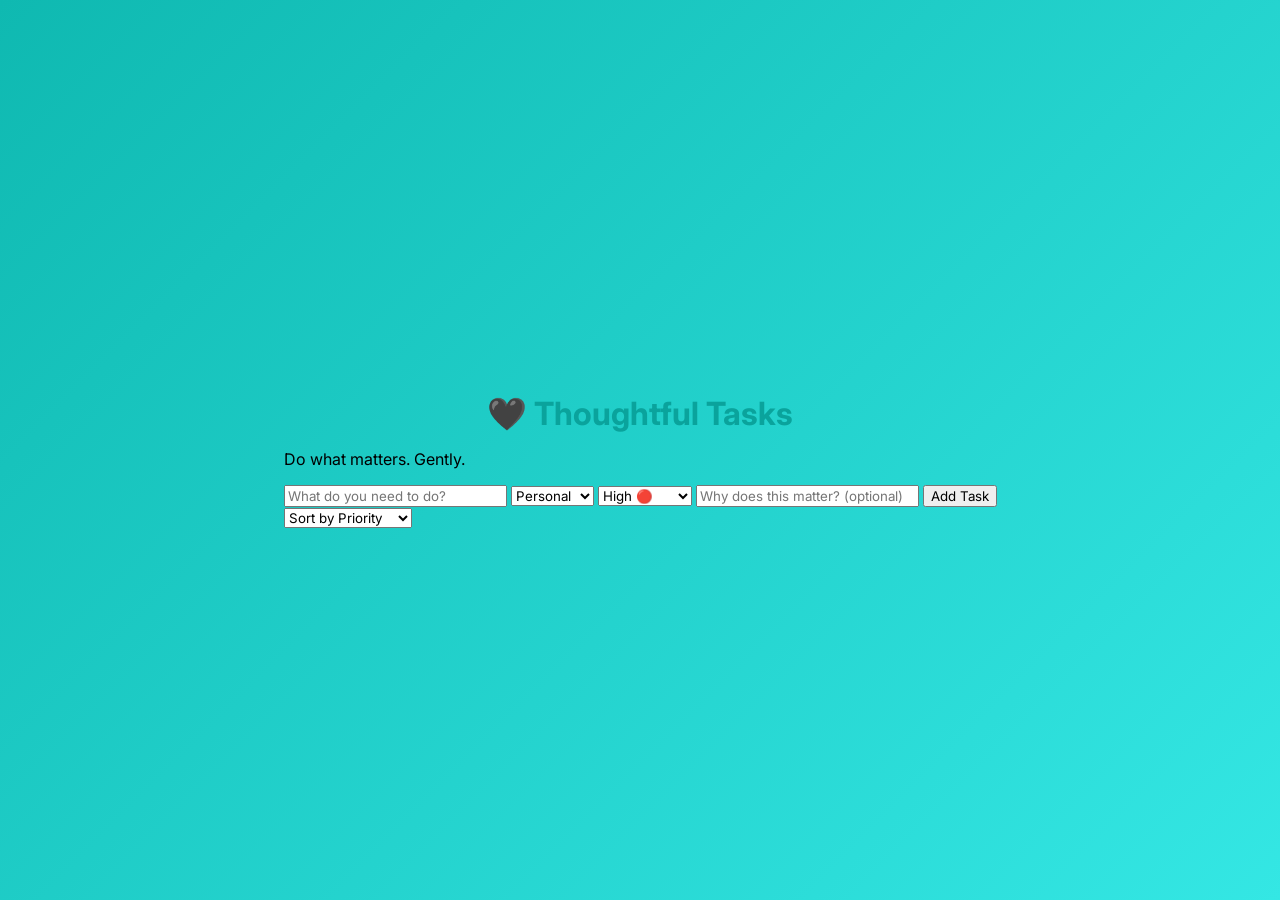
<file: index.html>
<!DOCTYPE html>
<html lang="en">
<head>
  <meta charset="UTF-8" />
  <title>Thoughtful To-Do</title>
  <link rel="stylesheet" href="style.css" />
</head>
<body>

  <main class="app">

    <header>
      <h1>🖤 Thoughtful Tasks</h1>
      <p class="subtitle">Do what matters. Gently.</p>
    </header>

    <!-- Add Task -->
    <section class="add-task">
      <input id="title" placeholder="What do you need to do?" />

      <select id="category">
        <option>Personal</option>
        <option>Work</option>
        <option>Hobby</option>
        <option>Self-Care</option>
        <option>Other</option>
      </select>

      <select id="priority">
        <option value="High">High 🔴</option>
        <option value="Medium">Medium 🟡</option>
        <option value="Low">Low 🟢</option>
      </select>

      <input id="intent" placeholder="Why does this matter? (optional)" />

      <button id="addBtn">Add Task</button>
    </section>

    <!-- Filters -->
    <section class="controls">
      <select id="sort">
        <option value="priority">Sort by Priority</option>
        <option value="category">Sort by Category</option>
        <option value="newest">Newest First</option>
      </select>
    </section>

    <!-- Tasks -->
    <section id="taskList" class="tasks"></section>

  </main>

  <script src="app.js"></script>
</body>
</html>
</file>
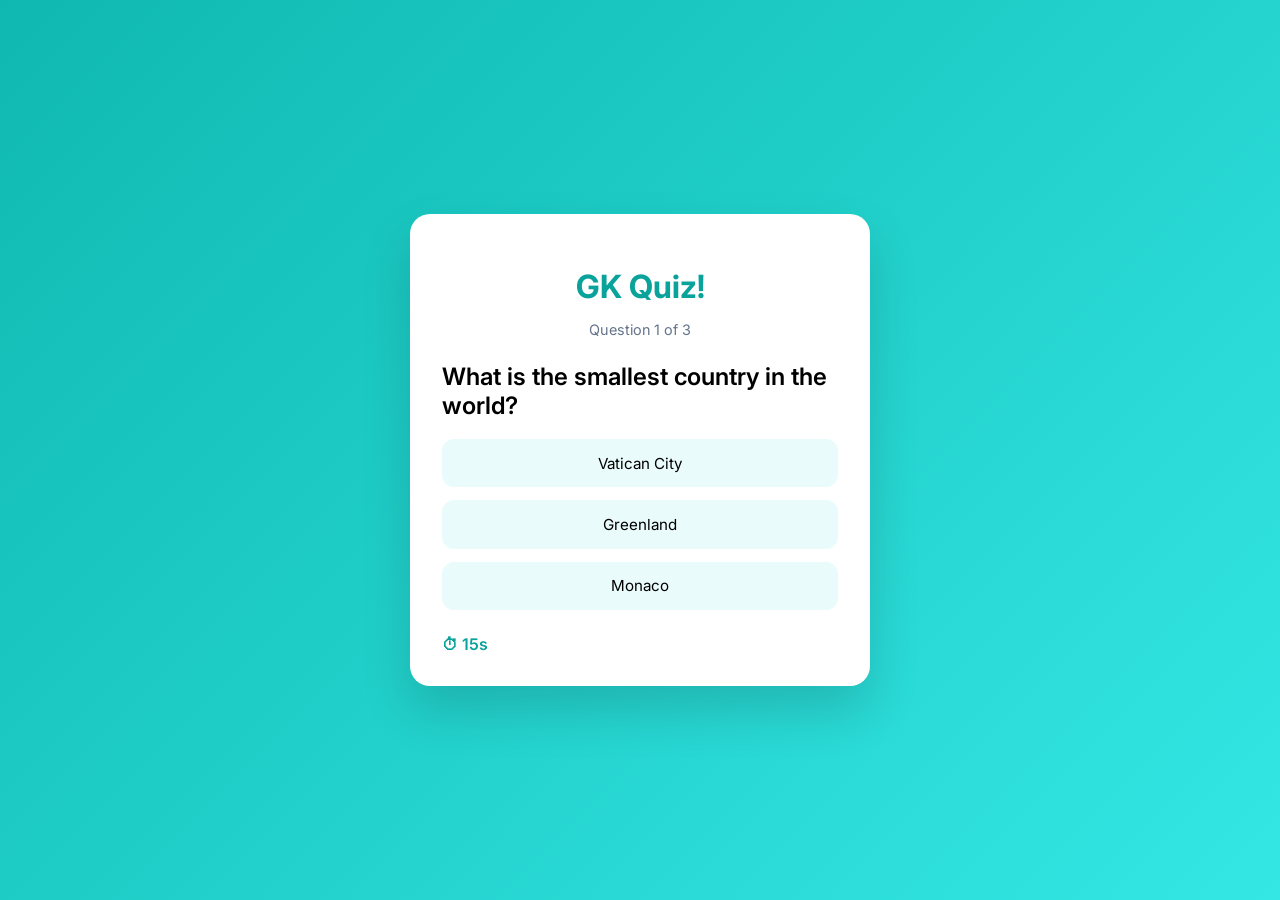
<file: index (1).html>
<!DOCTYPE html>
<html lang="en">
<head>
  <meta charset="UTF-8">
  <meta name="viewport" content="width=device-width, initial-scale=1.0">
  <title>Teal Quiz App</title>
  <link rel="stylesheet" href="style.css">
</head>
<body>

  <main class="quiz-container">
    <h1>GK Quiz!</h1>
<section id="results" style="display:none">
  <h2>Your Quiz Breakdown</h2>
  <div id="breakdown"></div>
</section>
    <p id="progress"></p>

    <h2 id="question"></h2>

    <div id="options"></div>

    <div class="footer">
      <span id="timer"></span>
      <button id="restart" hidden>Restart</button>
    </div>
  </main>

  <script src="quiz.js"></script>
  <section id="results" style="display:none">
  <h2>Your Quiz Breakdown</h2>
  <div id="breakdown"></div>
</section>
</div>
</body>
</html>
</file>
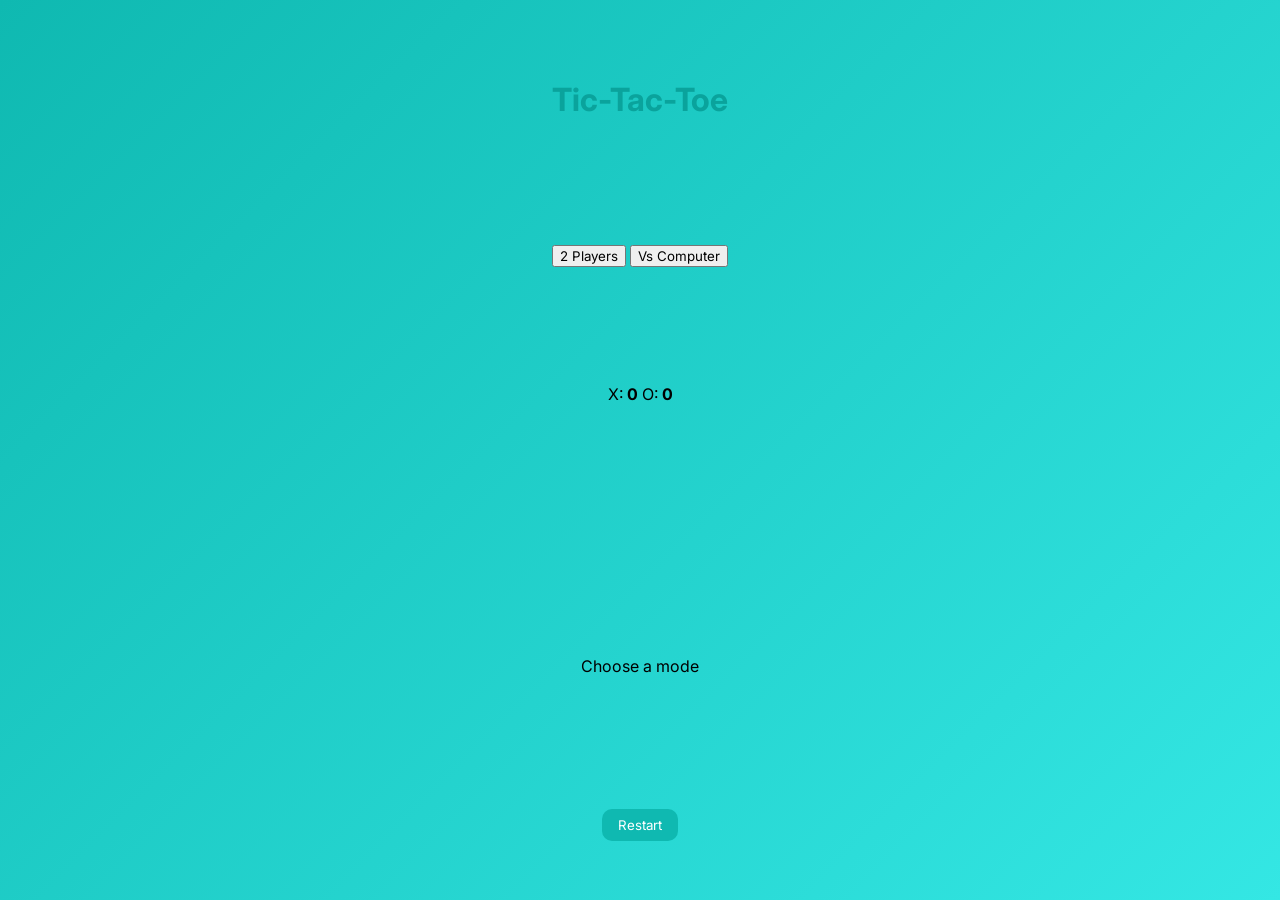
<file: index (2).html>
<!DOCTYPE html>
<html lang="en">
<head>
  <meta charset="UTF-8">
  <title>Tic Tac Toe</title>
  <meta name="viewport" content="width=device-width, initial-scale=1.0">
  <link rel="stylesheet" href="style.css">
</head>
<body>

  <h1>Tic-Tac-Toe</h1>

  <div class="mode-select">
    <button id="pvp">2 Players</button>
    <button id="cpu">Vs Computer</button>
  </div>

  <div class="scoreboard">
    <span>X: <strong id="xScore">0</strong></span>
    <span>O: <strong id="oScore">0</strong></span>
  </div>

  <div id="board">
    <div class="cell" data-index="0"></div>
    <div class="cell" data-index="1"></div>
    <div class="cell" data-index="2"></div>
    <div class="cell" data-index="3"></div>
    <div class="cell" data-index="4"></div>
    <div class="cell" data-index="5"></div>
    <div class="cell" data-index="6"></div>
    <div class="cell" data-index="7"></div>
    <div class="cell" data-index="8"></div>
  </div>

  <p id="status">Choose a mode</p>

  <button id="restart">Restart</button>

  <script src="script.js"></script>
</body>
</html>
</file>
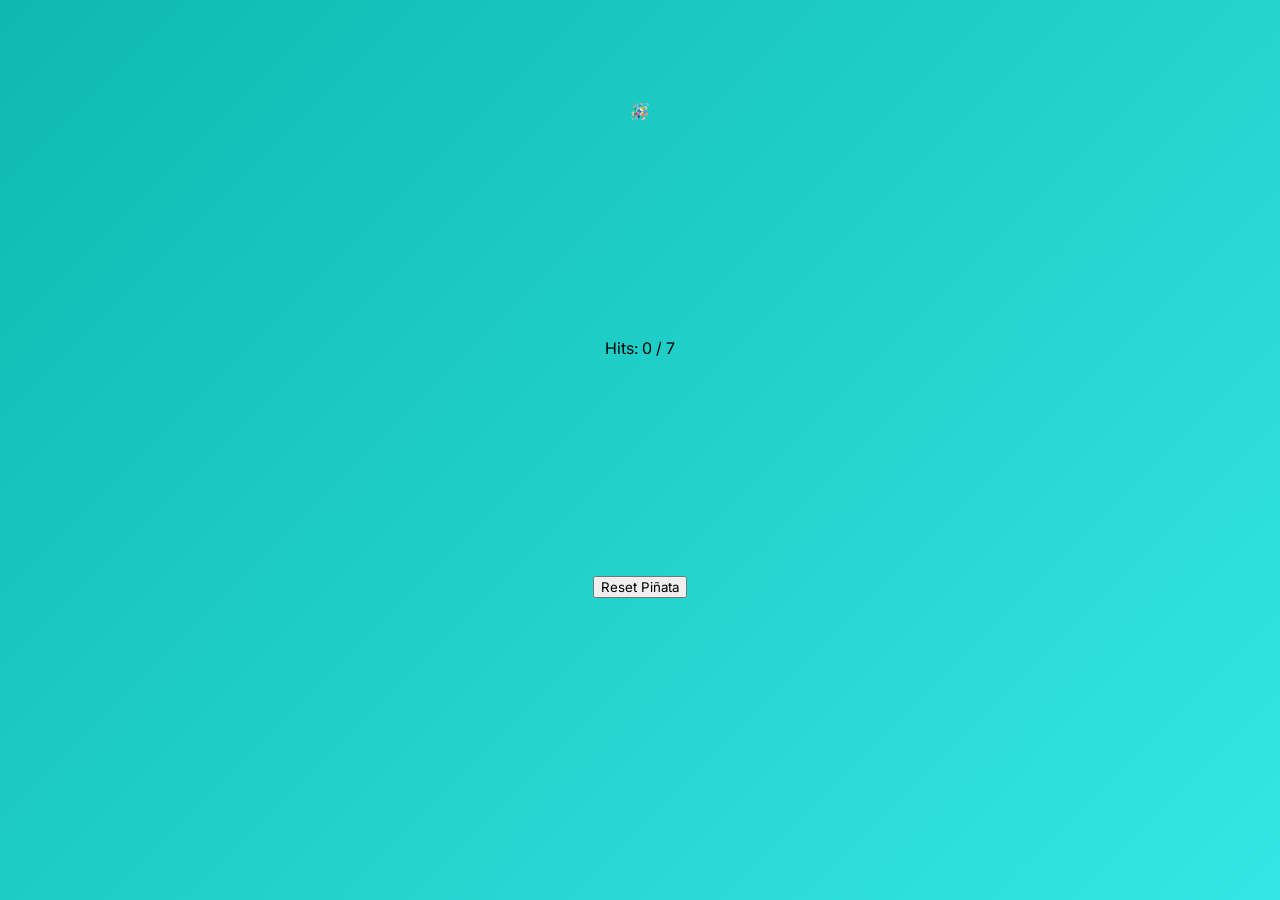
<file: index (5).html>
<!DOCTYPE html>
<html lang="en">
<head>
  <meta charset="UTF-8">
  <title>Piñata Game</title>
  <link rel="stylesheet" href="style.css">
</head>
<body>

<div class="pinata" id="pinata">🪅</div>
<p id="hits">Hits: 0 / 7</p>
<button id="reset">Reset Piñata</button>
<div id="confetti"></div>

<script src="pinata.js"></script>
</body>
</html>
</file>
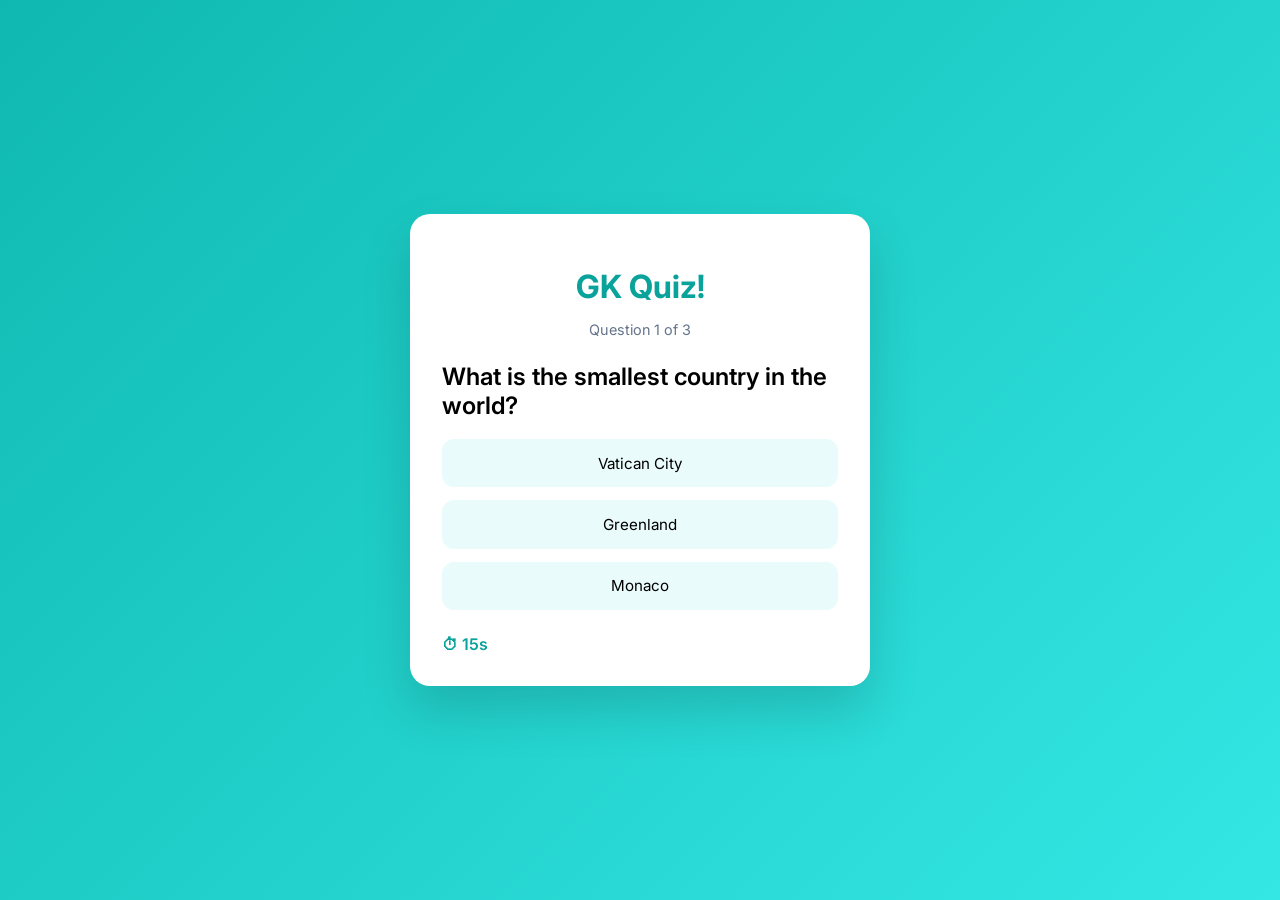
<file: project1.html>
<!DOCTYPE html>
<html lang="en">
<head>
  <meta charset="UTF-8">
  <meta name="viewport" content="width=device-width, initial-scale=1.0">
  <title>Teal Quiz App</title>
  <link rel="stylesheet" href="style1.css">
</head>
<body>

  <main class="quiz-container">
    <h1>GK Quiz!</h1>
<section id="results" style="display:none">
  <h2>Your Quiz Breakdown</h2>
  <div id="breakdown"></div>
</section>
    <p id="progress"></p>

    <h2 id="question"></h2>

    <div id="options"></div>

    <div class="footer">
      <span id="timer"></span>
      <button id="restart" hidden>Restart</button>
    </div>
  </main>

  <script src="quiz.js"></script>
  <section id="results" style="display:none">
  <h2>Your Quiz Breakdown</h2>
  <div id="breakdown"></div>
</section>
</div>
</body>
</html>
</file>
<file: style.css>
@import url('https://fonts.googleapis.com/css2?family=Inter:wght@400;600&display=swap');

:root {
  --teal: #0fb9b1;
  --teal-dark: #0aa39c;
  --bg: #e9fbfa;
  --white: #ffffff;
  --text: #1f2933;
}

* {
  box-sizing: border-box;
  font-family: 'Inter', sans-serif;
}

body {
  margin: 0;
  background: linear-gradient(135deg, var(--teal), #34e7e4);
  min-height: 100vh;
  display: grid;
  place-items: center;
}

.quiz-container {
  background: var(--white);
  width: 100%;
  max-width: 460px;
  padding: 2rem;
  border-radius: 20px;
  box-shadow: 0 25px 50px rgba(0, 0, 0, 0.15);
}

h1 {
  text-align: center;
  color: var(--teal-dark);
  margin-bottom: 0.5rem;
}

#progress {
  text-align: center;
  color: #64748b;
  font-size: 0.9rem;
  margin-bottom: 1.5rem;
}

#question {
  margin-bottom: 1.2rem;
  font-weight: 600;
}

#options {
  display: grid;
  gap: 0.8rem;
}

#options button {
  background: var(--bg);
  border: 2px solid transparent;
  padding: 0.8rem 1rem;
  border-radius: 12px;
  font-size: 0.95rem;
  cursor: pointer;
  transition: all 0.2s ease;
}

#options button:hover {
  border-color: var(--teal);
  background: #dff8f7;
}

.footer {
  display: flex;
  justify-content: space-between;
  align-items: center;
  margin-top: 1.5rem;
}

#timer {
  font-weight: 600;
  color: var(--teal-dark);
}

#restart {
  background: var(--teal);
  color: white;
  border: none;
  padding: 0.5rem 1rem;
  border-radius: 10px;
  cursor: pointer;
}

#restart:hover {
  background: var(--teal-dark);
}
</file>
<file: style1.css>
@import url('https://fonts.googleapis.com/css2?family=Inter:wght@400;600&display=swap');

:root {
  --teal: #0fb9b1;
  --teal-dark: #0aa39c;
  --bg: #e9fbfa;
  --white: #ffffff;
  --text: #1f2933;
}

* {
  box-sizing: border-box;
  font-family: 'Inter', sans-serif;
}

body {
  margin: 0;
  background: linear-gradient(135deg, var(--teal), #34e7e4);
  min-height: 100vh;
  display: grid;
  place-items: center;
}

.quiz-container {
  background: var(--white);
  width: 100%;
  max-width: 460px;
  padding: 2rem;
  border-radius: 20px;
  box-shadow: 0 25px 50px rgba(0, 0, 0, 0.15);
}

h1 {
  text-align: center;
  color: var(--teal-dark);
  margin-bottom: 0.5rem;
}

#progress {
  text-align: center;
  color: #64748b;
  font-size: 0.9rem;
  margin-bottom: 1.5rem;
}

#question {
  margin-bottom: 1.2rem;
  font-weight: 600;
}

#options {
  display: grid;
  gap: 0.8rem;
}

#options button {
  background: var(--bg);
  border: 2px solid transparent;
  padding: 0.8rem 1rem;
  border-radius: 12px;
  font-size: 0.95rem;
  cursor: pointer;
  transition: all 0.2s ease;
}

#options button:hover {
  border-color: var(--teal);
  background: #dff8f7;
}

.footer {
  display: flex;
  justify-content: space-between;
  align-items: center;
  margin-top: 1.5rem;
}

#timer {
  font-weight: 600;
  color: var(--teal-dark);
}

#restart {
  background: var(--teal);
  color: white;
  border: none;
  padding: 0.5rem 1rem;
  border-radius: 10px;
  cursor: pointer;
}

#restart:hover {
  background: var(--teal-dark);
}
</file>
